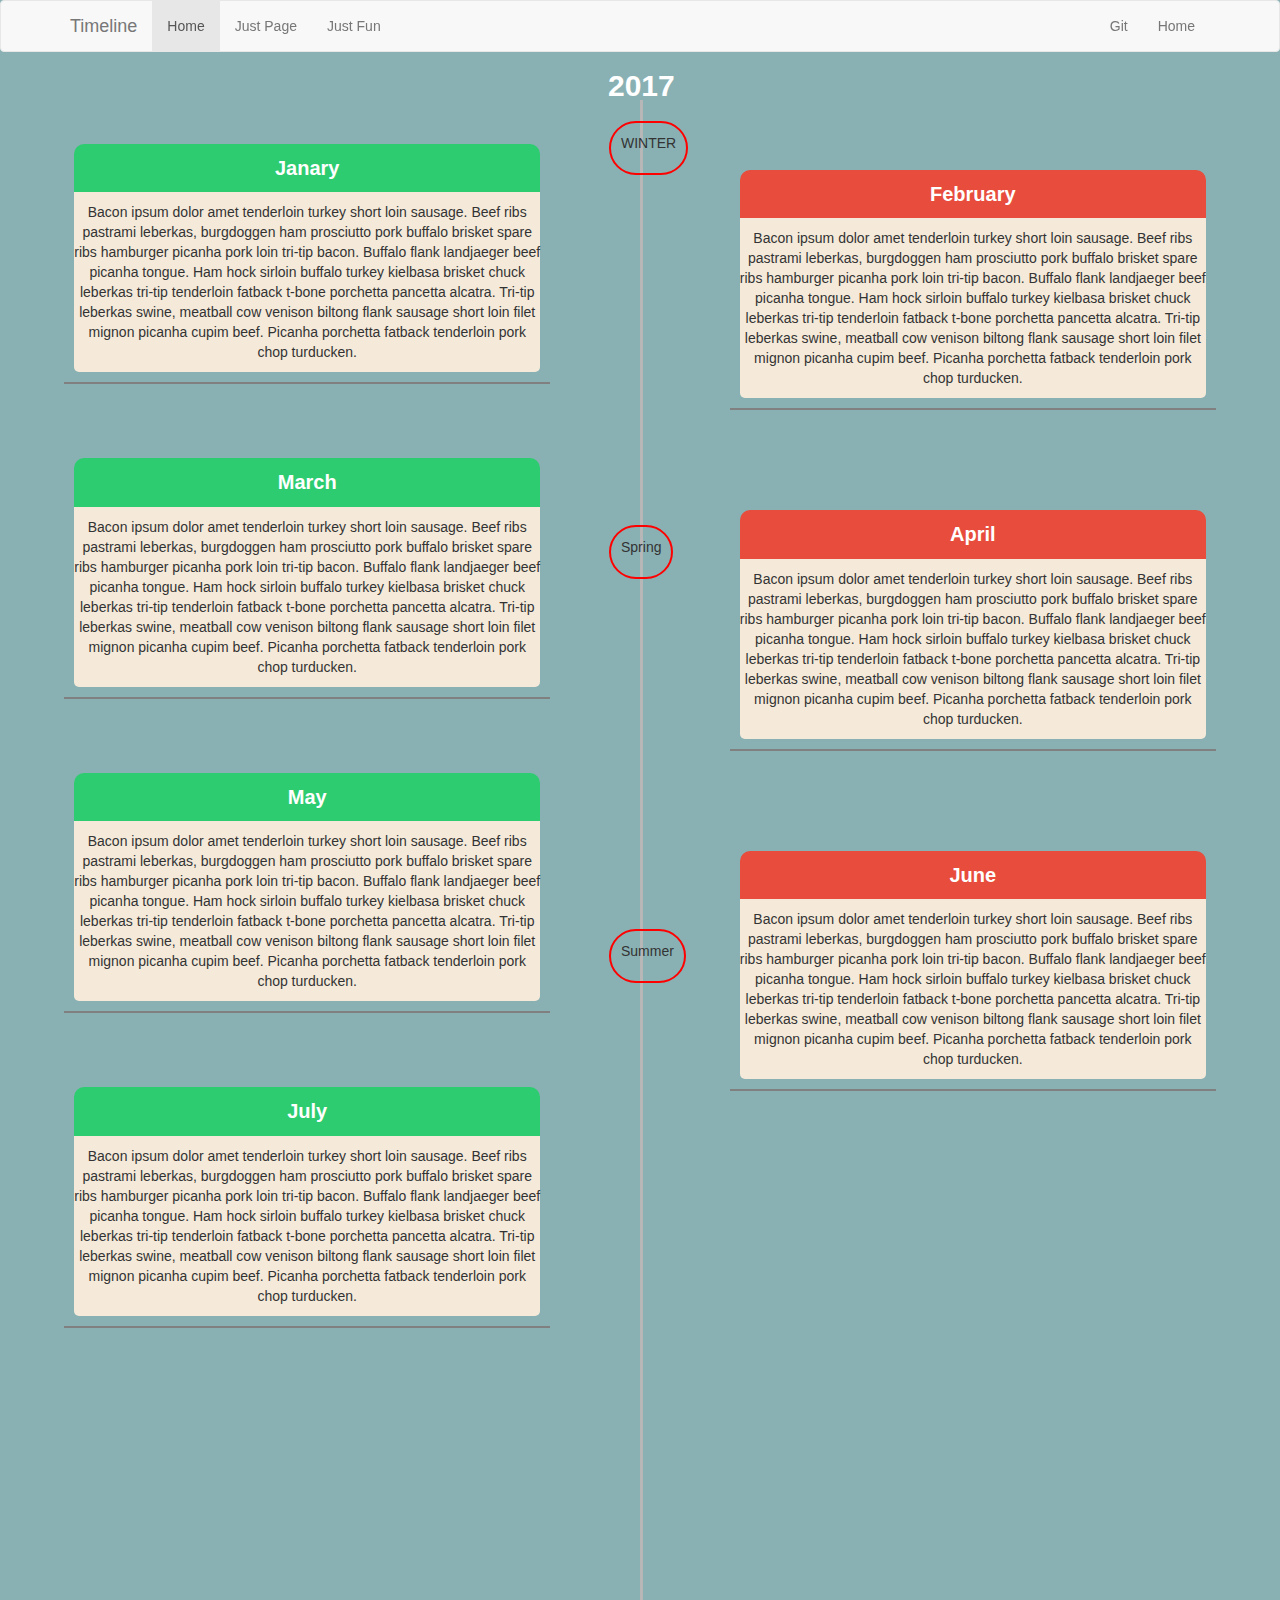
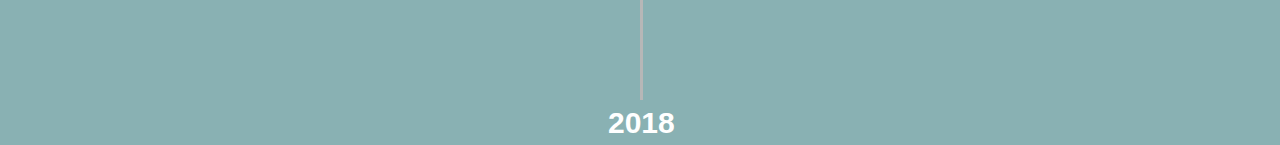
<file: index.html>
<!DOCTYPE html>
<html lang="en">
<head>


	<title>Timeline</title>
	<meta charset="utf-8">
	<meta http-equiv="X-UA-Compatible" content="IE=edge">
	<meta name="viewport" content="width=device-width, initial-scale=1">
	<!--  <script src="https://use.fontawesome.com/9e0e9bbf10.js"></script> -->
	<script
  src="https://code.jquery.com/jquery-3.2.1.min.js"
  integrity="sha256-hwg4gsxgFZhOsEEamdOYGBf13FyQuiTwlAQgxVSNgt4="
  crossorigin="anonymous"></script>

	<link href="https://maxcdn.bootstrapcdn.com/bootstrap/3.3.7/css/bootstrap.min.css" rel="stylesheet" integrity="sha384-BVYiiSIFeK1dGmJRAkycuHAHRg32OmUcww7on3RYdg4Va+PmSTsz/K68vbdEjh4u" crossorigin="anonymous">
	<script src="https://maxcdn.bootstrapcdn.com/bootstrap/3.3.7/js/bootstrap.min.js" integrity="sha384-Tc5IQib027qvyjSMfHjOMaLkfuWVxZxUPnCJA7l2mCWNIpG9mGCD8wGNIcPD7Txa" crossorigin="anonymous"></script>
	<link rel="stylesheet" href="styles.css">


</head>
<body>
	<nav class="navbar navbar-default">
		<div class="container">
			<!-- Brand and toggle get grouped for better mobile display -->
			<div class="navbar-header">
				<button type="button" class="navbar-toggle collapsed" data-toggle="collapse" data-target="#bs-example-navbar-collapse-1" aria-expanded="false">
					<span class="sr-only">Toggle navigation</span>
					<span class="icon-bar"></span>
					<span class="icon-bar"></span>
					<span class="icon-bar"></span>
				</button>
				<a class="navbar-brand" href="#">Timeline</a>
			</div>

			<!-- Collect the nav links, forms, and other content for toggling -->
			<div class="collapse navbar-collapse" id="bs-example-navbar-collapse-1">
				<ul class="nav navbar-nav">
					<li class="active"><a href="#">Home <span class="sr-only">(current)</span></a></li>
					<li><a href="/page/index.html">Just Page</a></li>
					<li><a href="#">Just Fun</a></li>

				</ul>

				<ul class="nav navbar-nav navbar-right">
					<li><a href="https://github.com/nobody-somebody">Git <i class="fa fa-user-plus" aria-hidden="true"></i></a></li>
					<li><a href="#">Home <i class="fa fa-user" aria-hidden="true"></i></a></li>

				</ul>
			</div><!-- /.navbar-collapse -->
		</div><!-- /.container-fluid -->
	</nav>
	<h1>Timeline</h1>
	<div class="timeline">
		<div class="line">
			<div class="start">2017</div>
			<div class="line-icon"><p>WINTER</p></div>
			<div class="line-icon"><p>Spring</p></div>
			<div class="line-icon"><p>Summer</p></div>
			<div class="end">2018</div>
		</div>
		
		<div class="event">
			<div class="icon"><i class="fa fa-beer" aria-hidden="true"></i></div>
			<div class="date">Janary</div>

			<div class="mainText">
			Bacon ipsum dolor amet tenderloin turkey short loin sausage. Beef ribs pastrami leberkas, burgdoggen ham prosciutto pork buffalo brisket spare ribs hamburger picanha pork loin tri-tip bacon. Buffalo flank landjaeger beef picanha tongue. Ham hock sirloin buffalo turkey kielbasa brisket chuck leberkas tri-tip tenderloin fatback t-bone porchetta pancetta alcatra. Tri-tip leberkas swine, meatball cow venison biltong flank sausage short loin filet mignon picanha cupim beef. Picanha porchetta fatback tenderloin pork chop turducken.</div>
		</div>
		<div class="event">
			<div class="icon"><i class="fa fa-beer" aria-hidden="true"></i></div>
			<div class="date">February</div><div class="mainText">
			Bacon ipsum dolor amet tenderloin turkey short loin sausage. Beef ribs pastrami leberkas, burgdoggen ham prosciutto pork buffalo brisket spare ribs hamburger picanha pork loin tri-tip bacon. Buffalo flank landjaeger beef picanha tongue. Ham hock sirloin buffalo turkey kielbasa brisket chuck leberkas tri-tip tenderloin fatback t-bone porchetta pancetta alcatra. Tri-tip leberkas swine, meatball cow venison biltong flank sausage short loin filet mignon picanha cupim beef. Picanha porchetta fatback tenderloin pork chop turducken.</div>
		</div>
		<div class="event">
			<div class="icon"><i class="fa fa-beer" aria-hidden="true"></i></div>
			<div class="date">March</div><div class="mainText">
			Bacon ipsum dolor amet tenderloin turkey short loin sausage. Beef ribs pastrami leberkas, burgdoggen ham prosciutto pork buffalo brisket spare ribs hamburger picanha pork loin tri-tip bacon. Buffalo flank landjaeger beef picanha tongue. Ham hock sirloin buffalo turkey kielbasa brisket chuck leberkas tri-tip tenderloin fatback t-bone porchetta pancetta alcatra. Tri-tip leberkas swine, meatball cow venison biltong flank sausage short loin filet mignon picanha cupim beef. Picanha porchetta fatback tenderloin pork chop turducken.</div>
		</div>
		<div class="event">
			<div class="icon"><i class="fa fa-beer" aria-hidden="true"></i></div>
			<div class="date">April</div><div class="mainText">
			Bacon ipsum dolor amet tenderloin turkey short loin sausage. Beef ribs pastrami leberkas, burgdoggen ham prosciutto pork buffalo brisket spare ribs hamburger picanha pork loin tri-tip bacon. Buffalo flank landjaeger beef picanha tongue. Ham hock sirloin buffalo turkey kielbasa brisket chuck leberkas tri-tip tenderloin fatback t-bone porchetta pancetta alcatra. Tri-tip leberkas swine, meatball cow venison biltong flank sausage short loin filet mignon picanha cupim beef. Picanha porchetta fatback tenderloin pork chop turducken.</div>
		</div>
		<div class="event">
			<div class="icon"><i class="fa fa-beer" aria-hidden="true"></i></div>
			<div class="date">May</div><div class="mainText">
			Bacon ipsum dolor amet tenderloin turkey short loin sausage. Beef ribs pastrami leberkas, burgdoggen ham prosciutto pork buffalo brisket spare ribs hamburger picanha pork loin tri-tip bacon. Buffalo flank landjaeger beef picanha tongue. Ham hock sirloin buffalo turkey kielbasa brisket chuck leberkas tri-tip tenderloin fatback t-bone porchetta pancetta alcatra. Tri-tip leberkas swine, meatball cow venison biltong flank sausage short loin filet mignon picanha cupim beef. Picanha porchetta fatback tenderloin pork chop turducken.</div>
		</div>
		<div class="event">
			<div class="icon"><i class="fa fa-beer" aria-hidden="true"></i></div>
			<div class="date">June</div><div class="mainText">
			Bacon ipsum dolor amet tenderloin turkey short loin sausage. Beef ribs pastrami leberkas, burgdoggen ham prosciutto pork buffalo brisket spare ribs hamburger picanha pork loin tri-tip bacon. Buffalo flank landjaeger beef picanha tongue. Ham hock sirloin buffalo turkey kielbasa brisket chuck leberkas tri-tip tenderloin fatback t-bone porchetta pancetta alcatra. Tri-tip leberkas swine, meatball cow venison biltong flank sausage short loin filet mignon picanha cupim beef. Picanha porchetta fatback tenderloin pork chop turducken.</div>
		</div>
		<div class="event">
			<div class="icon"><i class="fa fa-beer" aria-hidden="true"></i></div>
			<div class="date">July</div><div class="mainText">
			Bacon ipsum dolor amet tenderloin turkey short loin sausage. Beef ribs pastrami leberkas, burgdoggen ham prosciutto pork buffalo brisket spare ribs hamburger picanha pork loin tri-tip bacon. Buffalo flank landjaeger beef picanha tongue. Ham hock sirloin buffalo turkey kielbasa brisket chuck leberkas tri-tip tenderloin fatback t-bone porchetta pancetta alcatra. Tri-tip leberkas swine, meatball cow venison biltong flank sausage short loin filet mignon picanha cupim beef. Picanha porchetta fatback tenderloin pork chop turducken.</div>
		</div>
	</div>

	
	

	
</body>
</html>
</file>
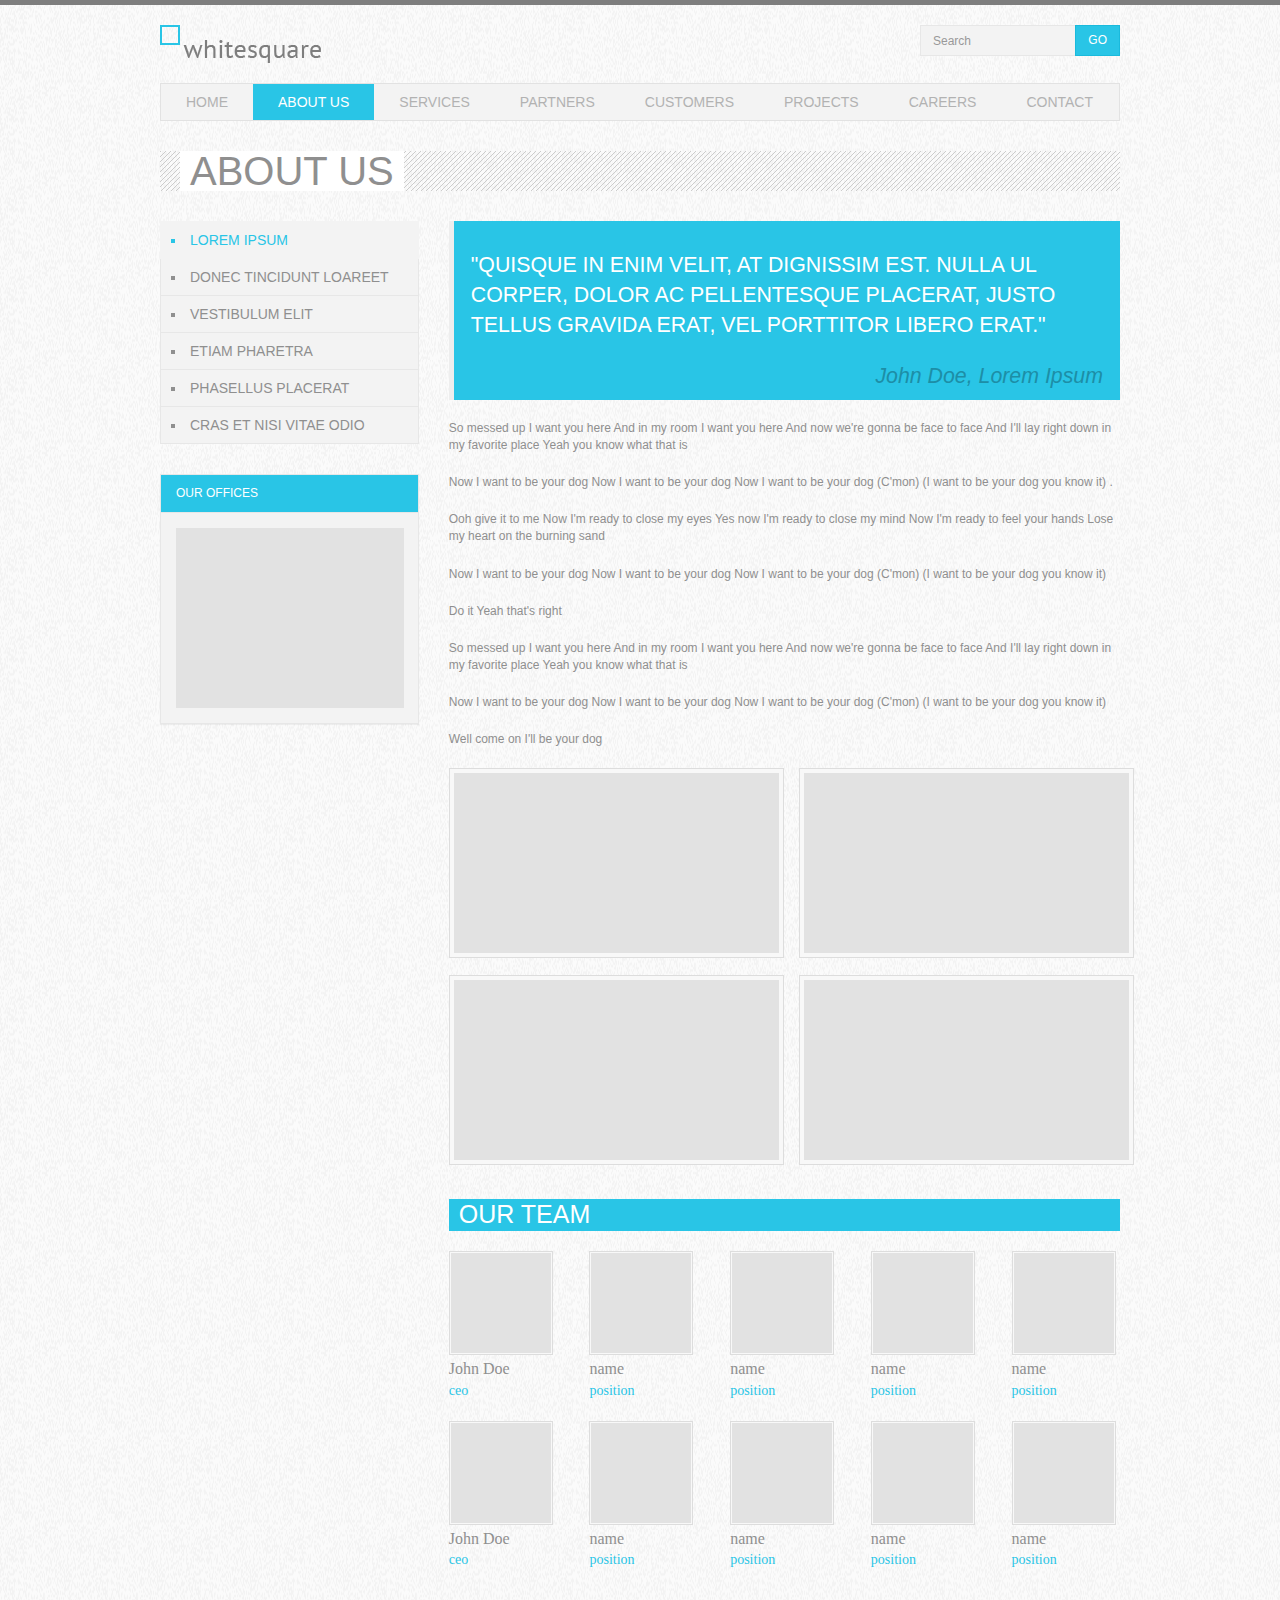
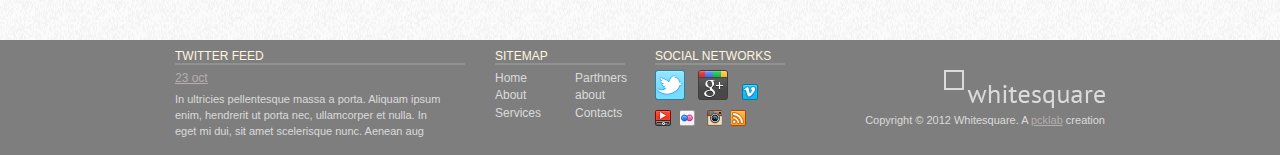
<file: page/index.html>
<!DOCTYPE html>
<html>
<head>
    <title>just simple</title>
    <meta name="viewport" content="width=device-width, initial-scale=1.0">

    <script src="www/js/menu.js" defer></script>
    <script src="https://cdnjs.cloudflare.com/ajax/libs/jquery/2.0.2/jquery.min.js"></script>

    <link rel="shortcut icon" href="www/images/title.png" type="image/x-icon">
    <link href="www/css/styles.css" rel="stylesheet">
    <link href="www/css/style_mid_width.css" rel="stylesheet">
    <!--[if lt IE 9]>
    <script src="https://oss.maxcdn.com/libs/html5shiv/3.7.0/html5shiv.js"></script>
    <script src="https://oss.maxcdn.com/libs/respond.js/1.3.0/respond.min.js"></script>

    <![endif]-->
</head>
<body>
<div class="wrapper container">

<header>
    <a href="/"><img src="www/images/logo.png" alt="Logo"></a>
    <form name="search" action="#" method="get" class="form-inline form-search pull-right">
        <div class="input-group">
        <label class="sr-only" for="searchInput">Search</label>
        <input class="form-control" id="searchInput" type="text" name="search" placeholder="Search">
        <div class="input-group-btn">
            <button type="submit" class="btn btn-primary"> GO </button>
        </div>
        </div>
    </form>
</header>

    <nav class="navbar navbar-default">
        <div class="button"><a href="#"  class="menu-trigger button" id="list"><img src="www/images/title.png"> TAP ME</a></div>
        <div id="ulist">
            <ul class="nav navbar-nav">
                <li><a href="/home/">Home</a></li>
                <li class="active"><a href="/gallery/index.html">About us</a></li>
                <li><a href="/services/">Services</a></li>
                <li><a href="/partners/">Partners</a></li>
                 <li><a href="/customers/">Customers</a></li>
                 <li><a href="/projects/">Projects</a></li>
                 <li><a href="/careers/">Careers</a></li>
                 <li><a href="/contact/">Contact</a></li>
        </ul>
            </div>
    </nav>
<div class="heading">
    <h1>About us</h1>

</div>
<section class="row">
    <aside class="col-md-7">
        <ul class="list-group submenu">
            <li class="list-group-item active">Lorem Ipsum</li>
            <li class="list-group-item"><a href="/donec/"> Donec tincidunt loareet</a> </li>
            <li class="list-group-item"><a href="/vestibulum/">Vestibulum elit</a></li>
            <li class="list-group-item"><a href="/etiam/">Etiam pharetra</a></li>
            <li class="list-group-item"><a href="/phasellus/">Phasellus placerat</a></li>
            <li class="list-group-item"><a href="/cras/">Cras et nisi vitae odio</a></li>
        </ul>

        <div class="panel panel-primary">
            <div class="panel-heading"> Our Offices</div>
            <div class="panel-body">
                <img src="www/images/map.png">
            </div>
        </div>

    </aside>
    <section class="col-md-17">
        <blockquote>
            <p>
                &quot;QUISQUE IN ENIM VELIT, AT DIGNISSIM EST. NULLA UL CORPER,
                DOLOR AC PELLENTESQUE PLACERAT, JUSTO TELLUS GRAVIDA ERAT,
                VEL PORTTITOR LIBERO ERAT.&quot;
            </p>
            <cite>John Doe, Lorem Ipsum</cite>
        </blockquote>
        <p>So messed up I want you here
            And in my room I want you here
            And now we're gonna be face to face
            And I'll lay right down in my favorite place
            Yeah you know what that is
            </p>

            <p>
                Now I want to be your dog
            Now I want to be your dog
            Now I want to be your dog
            (C'mon) (I want to be your dog you know it)
            .</p>
        <p>
            Ooh give it to me
            Now I'm ready to close my eyes
            Yes now I'm ready to close my mind
            Now I'm ready to feel your hands
            Lose my heart on the burning sand
            </p>


            <p>
                Now I want to be your dog
            Now I want to be your dog
            Now I want to be your dog
            (C'mon) (I want to be your dog you know it)
        </p>
        <p>
            Do it
            Yeah that's right
        </p>
            <p>

            So messed up I want you here
            And in my room I want you here
            And now we're gonna be face to face
            And I'll lay right down in my favorite place
            Yeah you know what that is
        </p>

            <p>
                Now I want to be your dog
            Now I want to be your dog
            Now I want to be your dog
            (C'mon) (I want to be your dog you know it)
                </p>

            <p>Well come on
            I'll be your dog</p>
        </p>
        <div class="row">
            <div class="col-md-12">
            <img class="thumbnail" src="www/images/about_1.png">
            </div>
            <div class="col-md-12">
                <img class="thumbnail" src="www/images/about_2.png">

            </div>
            </div>

        <div class="row">
            <div class="col-md-12">
                <img class="thumbnail" src="www/images/about_1.png">
            </div>
            <div class="col-md-12">
                <img class="thumbnail" src="www/images/about_2.png">

            </div>
        </div>
        <h2>Our team</h2>
        <div class="team">
            <div class="row row-scroll">
                <div class="col col-md-4">
                <img src="www/images/team/team1.png" class="thumbnail">
                    <div class="caption">
                        <h3>John Doe</h3>
                        <p>ceo</p>
                    </div>
                </div>


                <div class=" col col-md-4 col-md-offset-1">
                    <img src="www/images/team/team1.png" class="thumbnail">
                    <div class="caption">
                        <h3>name</h3>
                        <p>position</p>
                    </div>
                </div>

                <div class="col col-md-4 col-md-offset-1">
                    <img src="www/images/team/team1.png" class="thumbnail">
                    <div class="caption">
                        <h3>name</h3>
                        <p>position</p>
                    </div>
                </div>

                <div class="col col-md-4 col-md-offset-1">
                    <img src="www/images/team/team1.png" class="thumbnail">
                    <div class="caption">
                        <h3>name</h3>
                        <p>position</p>
                    </div>
                    </div>

                    <div class="col col-md-4 col-md-offset-1 ">
                        <img src="www/images/team/team1.png" class="thumbnail">
                        <div class="caption">
                            <h3>name</h3>
                            <p>position</p>
                        </div>
                    </div>

                <div class="col col-md-4">
                    <img src="www/images/team/team1.png" class="thumbnail">
                    <div class="caption">
                        <h3>John Doe</h3>
                        <p>ceo</p>
                    </div>
                </div>


                <div class=" col col-md-4 col-md-offset-1">
                    <img src="www/images/team/team1.png" class="thumbnail">
                    <div class="caption">
                        <h3>name</h3>
                        <p>position</p>
                    </div>
                </div>

                <div class="col col-md-4 col-md-offset-1">
                    <img src="www/images/team/team1.png" class="thumbnail">
                    <div class="caption">
                        <h3>name</h3>
                        <p>position</p>
                    </div>
                </div>

                <div class="col col-md-4 col-md-offset-1">
                    <img src="www/images/team/team1.png" class="thumbnail">
                    <div class="caption">
                        <h3>name</h3>
                        <p>position</p>
                    </div>
                </div>

                <div class="col col-md-4 col-md-offset-1 ">
                    <img src="www/images/team/team1.png" class="thumbnail">
                    <div class="caption">
                        <h3>name</h3>
                        <p>position</p>
                    </div>
                </div>

                </div>
        </div>
            </section>



    </section>

</div>
</div>

<footer>
<div class="container">
<div class="row">
    <div class="col-md-8 twitter">
        <h3 class="footer-header ">TWITTER FEED</h3>
        <a href="#">23 oct</a>
        <p>In ultricies pellentesque massa a porta. Aliquam ipsum enim, hendrerit ut porta nec,
            ullamcorper et nulla. In eget mi dui,
            sit amet scelerisque nunc. Aenean aug </p>
    </div>
    <div class="col-md-4 sitemap" >
        <h3>SITEMAP</h3>
        <div class="row">
        <div class="col-md-12">
            <a href="#">Home</a>
            <a href="#">About</a>
            <a href="#">Services</a>
        </div>
        <div class="col-md-12">
            <a href="#">Parthners</a>
            <a href="#">about</a>
            <a href="#">Contacts</a>
        </div>
            </div>
    </div>


    <div class="col-md-4 social">
        <h3>Social networks</h3>
        <a href="http://twitter.com/" class="social-icon twitter"></a>
       
        <a href="http://plus.google.com/" class="social-icon google-plus"></a>
        <a href="http://vimeo.com/" class="social-icon-small vimeo"></a>
        <a href="http://youtube.com/" class="social-icon-small youtube"></a>
        <a href="http://flickr.com/" class="social-icon-small flickr"></a>
        <a href="http://instagram.com/" class="social-icon-small instagram"></a>
        <a href="/rss/" class="social-icon-small rss"></a>
    </div>

    <div class="col-md-8 footer-logo">
        <a href="#"><img src="www/images/footer_logo.png"></a>
        <p>
            Copyright © 2012 Whitesquare. A <a href="http://pcklab.com">pcklab</a> creation
        </p>
    </div>
</div>
</div>
</footer>

</body>
</html>
</file>
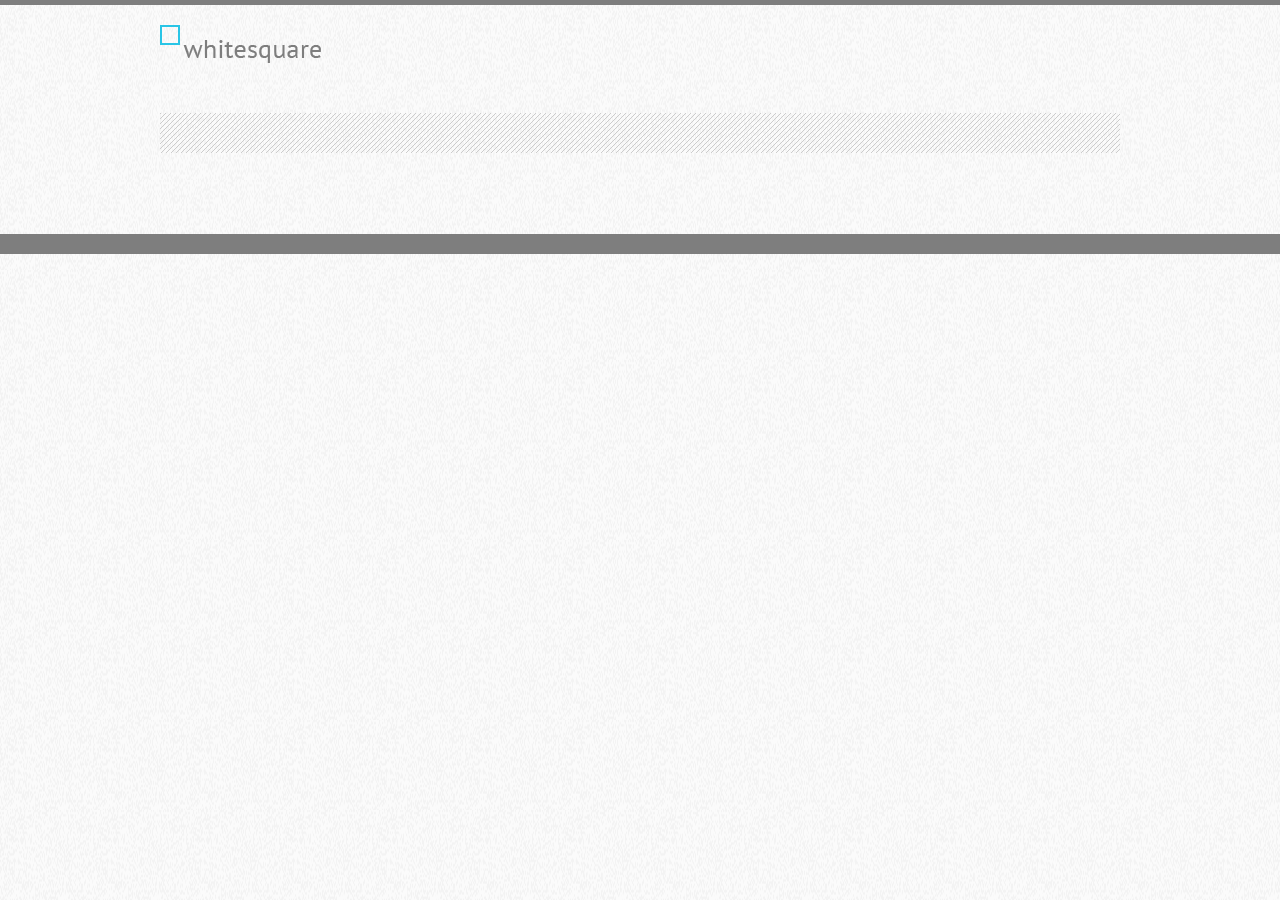
<file: www/index.html>
<!doctype html>
<html>
<head>
    <meta http-equiv="Content-type" content="text/html; charset=utf-8">
    <meta http-equiv="X-UA-Compatible" content="IE=Edge">
    <title>Whitesquare</title>
    <link rel="stylesheet" href="css/styles.css" type="text/css">
    <link rel="stylesheet" href="http://fonts.googleapis.com/css?family=Oswald:400,300" type="text/css">

    <!--[if lt IE 9]>
    <script src="http://html5shiv.googlecode.com/svn/trunk/html5.js"></script>
    <![endif]-->
</head>
<body>

<div class="wrapper container">
    <header><a href="/">
        <img src="images/logo.png" alt="Whitesquare logo">
    </a>
    </header>
    <nav></nav>
    <div class="heading"></div>
    <div class="row">
        <aside class="col-md-7"></aside>
        <section class="col-md-17"></section>
    </div>
</div>
<footer></footer>
</body>
</html>
</file>
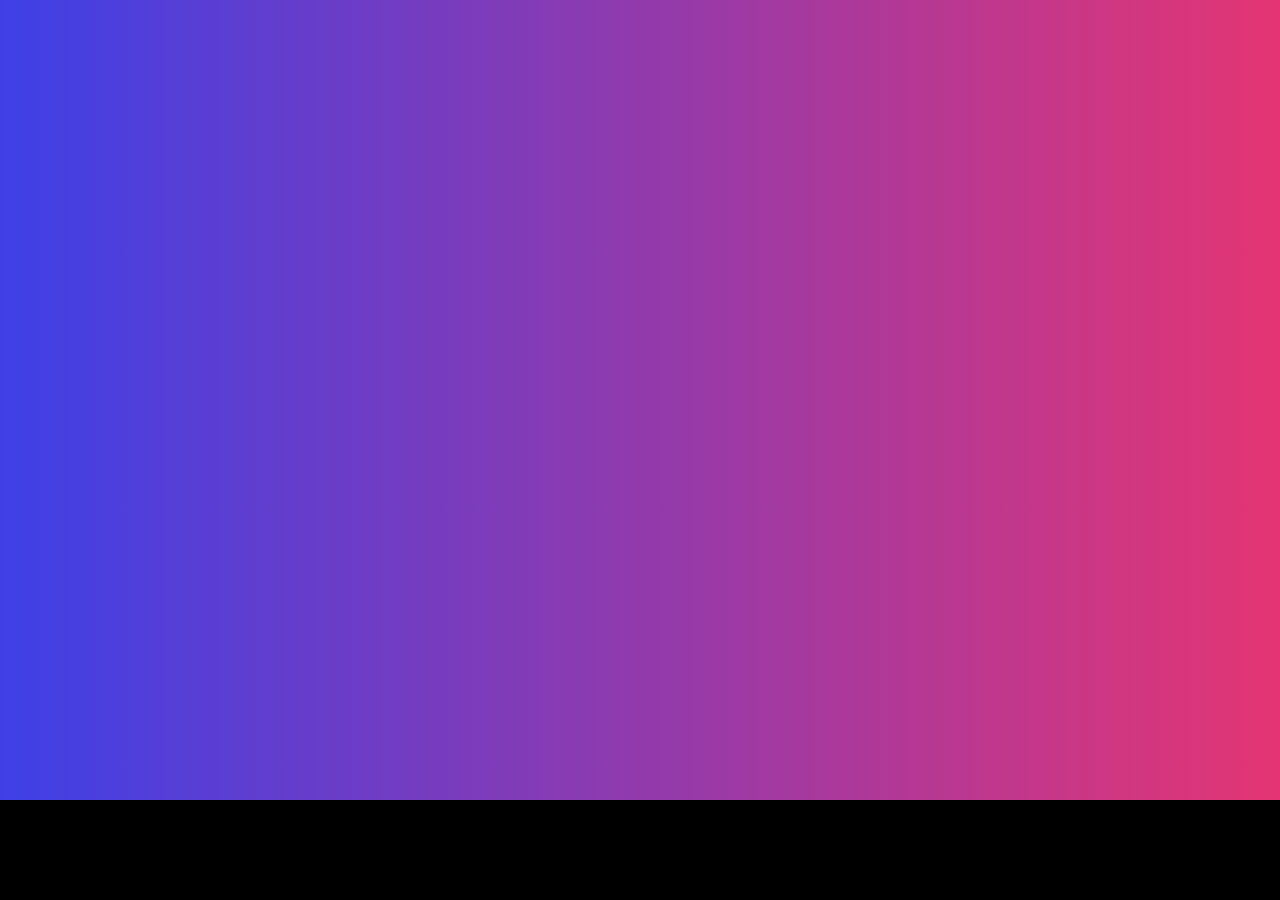
<file: gallery/gradient/index.html>
<!DOCTYPE html>
<html >
<head>
  <meta charset="UTF-8">
  <title>Animated Background Gradient</title>
  
  
  
      <link rel="stylesheet" href="css/style.css">

  
</head>

<body>
  <html>
  <head>
    <script src="https://cdnjs.cloudflare.com/ajax/libs/jquery/2.0.2/jquery.min.js"></script>
  </head>
  <body>
    <div id="gradient" />
 </body>
</html>
  
    <script src="js/index.js"></script>

</body>
</html>
</file>
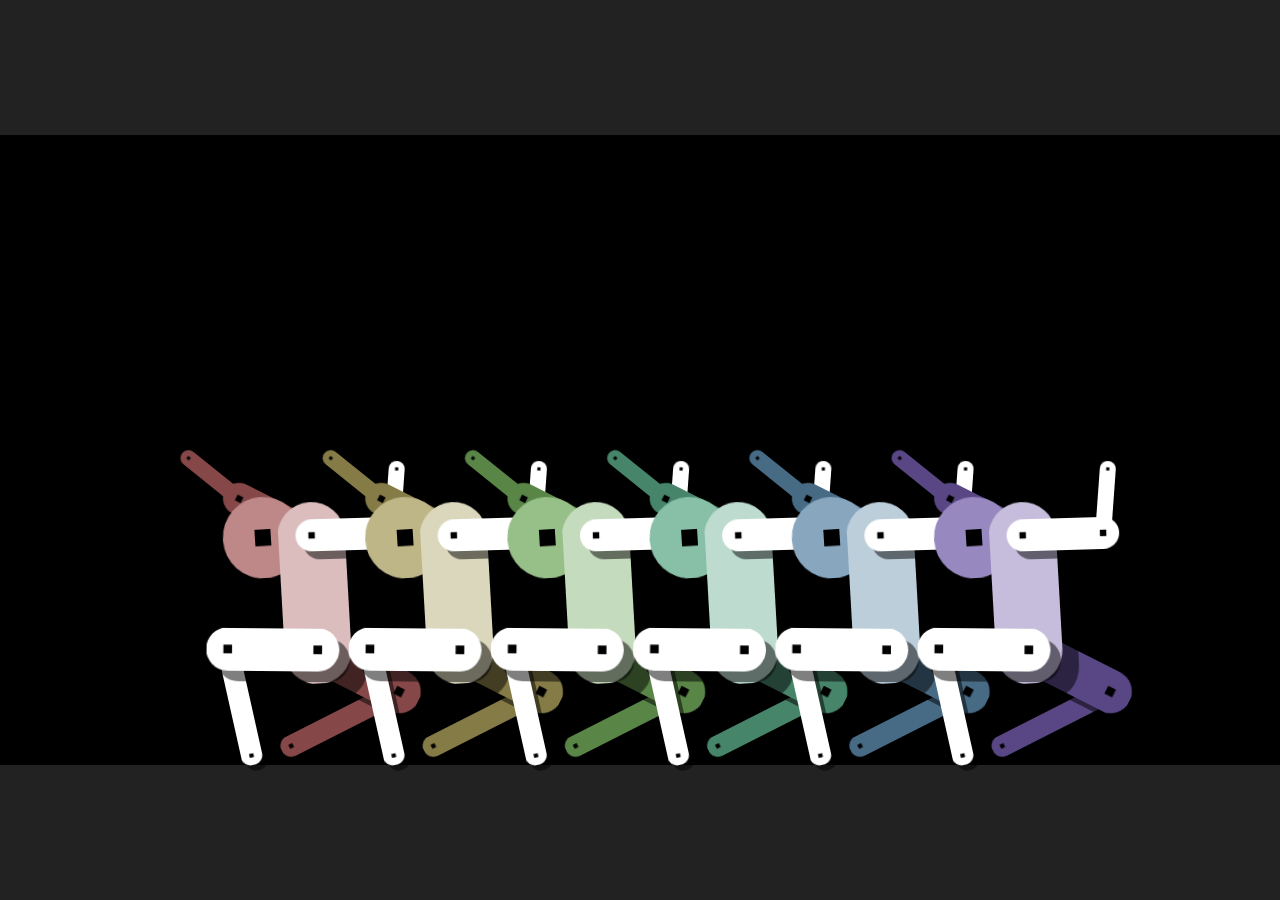
<file: gallery/robo/index.html>
<!DOCTYPE html>
<html >
<head>
  <meta charset="UTF-8">
  <title>The Last Experience</title>
  <!--
today: be happy
tomorrow: be happy
everyday: be happy
-->










<script>
// Robots don't want to stop dancing !
// therefore decided to restore original RAF
if (window.location.href.indexOf("fullcpgrid") > -1) {
	document.addEventListener('DOMContentLoaded', function() {
		const original = document.createElement('iframe');
		original.style.display = 'none';
		document.body.appendChild(original);
		window.requestAnimationFrame = original.contentWindow.requestAnimationFrame;
	}, false);
}
</script>
  
  
      <link rel="stylesheet" href="css/style.css">

  
</head>

<body>
<a href="index.html" target="_blank"><div class="block ">

</div></a>
  <!-- 
                  ,--.    ,--.
                 ((O ))--((O ))
               ,'_`--'____`--'_`.
              _:  ____________  :_
             | | ||::::::::::|| | |
             | | ||::::::::::|| | |
             | | ||::::::::::|| | |
             |_| |/__________\| |_|
               |________________|
            __..-'            `-..__
         .-| : .----------------. : |-.
       ,\ || | |\______________/| | || /.
      /`.\:| | ||  __  __  __  || | |;/,'\
     :`-._\;.| || '--''--''--' || |,:/_.-':
     |    :  | || .----------. || |  :    |
     |    |  | || '----SSt---' || |  |    |
     |    |  | ||   _   _   _  || |  |    |
     :,--.;  | ||  (_) (_) (_) || |  :,--.;
     (`-'|)  | ||______________|| |  (|`-')
      `--'   | |/______________\| |   `--'
             |____________________|
              `.________________,'
               (_______)(_______)
               (_______)(_______)
               (_______)(_______)
               (_______)(_______)
              |        ||        |
              '--------''--------'
-->
  
    <script src="js/index.js"></script>


</body>
</html>
</file>
<file: styles.css>
h1{
  	color: white;
  	text-align: center;}
  	body{
  		background-color: #89b1b3;
  	}
  	div.event>.mainText{
  		padding: 10px 0  10px 0;
  		background-color: #f5eada;
  		border-radius: 0 0 5px 5px ;
  	}
  	.navbar-default{
  		position: fixed;
  		top: 0px;
  		width: 100%;
  	}


  .line{
	height: 1600px;
	min-height: 250px;
	width: 3px;
	background:#b7b7b7;
	position: absolute;
	left: 50%;
	margin: 30px 0;
	z-index: -1;
}
.line-icon{

	width: min-content;
    border: 2px solid red;
    border-radius: 30px;
    padding: 10px;
    left: 50%;
    right: 50%;
    margin: 21px -31px;
    margin-bottom: 350px;
}
.start,.end{
	font-size: 3rem;
	font-weight: bold;
	color: white;
}
.start{
	color: white;
	position: absolute;
	top: -35px;
	left: -32px;

}

.end{
	position: absolute;
	bottom: -45px;
	left:-32px;
}
.event{
	padding: 10px;
	text-align: center;
    width: 38%;
    float: left;
    margin: 5% 5% 0 5%;
    border-bottom: 2px solid grey;
}
/* разобраться с адаптивностью!!!!
 div.timeline div.event:nth-of-type(even):after {
    content: '';
    width: 77px;
    height: 4px;
    background: #862890;
    display: inline-block;
    vertical-align: middle;
    align-content: right;
    position: relative;
    bottom: 231px;
    left: 211px;

} */

/* div.timeline div.event:nth-of-type(odd):after {
    content: '';
    width: 77px;
    height: 4px;
    background: #862890;
    display: inline-block;
    vertical-align: middle;
    align-content: right;
    position: relative;
    bottom: 231px;
    right: 211px;
    
} */

.event:nth-of-type(odd){
	float: right;
	margin:90px 5% 0 0;

}
div.timeline div.event:nth-of-type(odd) div.date {
	background-color: #e74c3c;

}

.date{
	padding:10px 0 10px 0;
	color: white;
	border-radius:10px  10px 0 0   ;
	background-color: #2DCC70;
	font-weight: 700;
	font-size: 2rem;
	color: 

}
 
/* .icon{
	font-size: 4rem;
	color: white;
} */
@media (max-width: 575px) {
	.line-icon{
		display: none;
	}
  .timeline {
    padding: 30px 0 0 0;
    margin: 0 0 150px 0;
  }
  .event{
  	
  	border-bottom: none;
  	width: 75%;
  }
  .timeline .event, .timeline .event:nth-of-type(odd) {
    float: none;
    margin: 4% auto;
  }
  .timeline .line {
  	z-index: -1;
    left: 50%;
    height: 3005px;
  }
  .timeline .event:before, .timeline .event:nth-of-type(odd):before, .timeline .event:after, .timeline .event:nth-of-type(odd):after {
    display: none;
  }
  .timeline .event .icon, .timeline .event:nth-of-type(odd) .icon {
    left: 128px;
  }
  .timeline .event .date {
    margin: 25px 0 0 0;
  }
  
}
</file>
<file: page/www/css/style_mid_width.css>
@media screen and (max-width: 767px) {
    div.col{
        width: 50%;
        padding-left: 20px;
    }
    body .wrapper .navbar .button{
        display: block!important;
    }
    div #ulist{
        display: none;
    }

    /*ul.nav{*/
    /*display: none;*/
    /*}*/
}
@media screen and (max-width: 992px){
    div.team{
        display: flex;
    }
    div.row-scroll{
        overflow: -webkit-paged-y;
        display: inherit;
        overflow-scrolling:;

    }
}
</file>
<file: gallery/gradient/css/style.css>
body{
	 background-color: #000000;
   padding: 0px;
   margin: 0px;
 }

#gradient
{
  width: 100%;
  height: 800px;
  padding: 0px;
  margin: 0px;
}
</file>
<file: gallery/robo/css/style.css>
body, html {
	position: absolute;
	margin: 0;
	padding: 0;
	width: 100%;
	height: 100%;
	overflow: hidden;
}

canvas {
	position: absolute;
	width: 100%;
	height: 100%;
	background:#000;
}
.block{

	display: block;
	width: 100px;
	height: 100px;
	border-radius: 100px;
	box-shadow: 6px 6px 6px #16f7ea;

	background-color: #E74C3C;
	position: absolute;
	top: 43%;
	left: 47%;
	opacity: 0;
	background-position: center;


}
</file>
